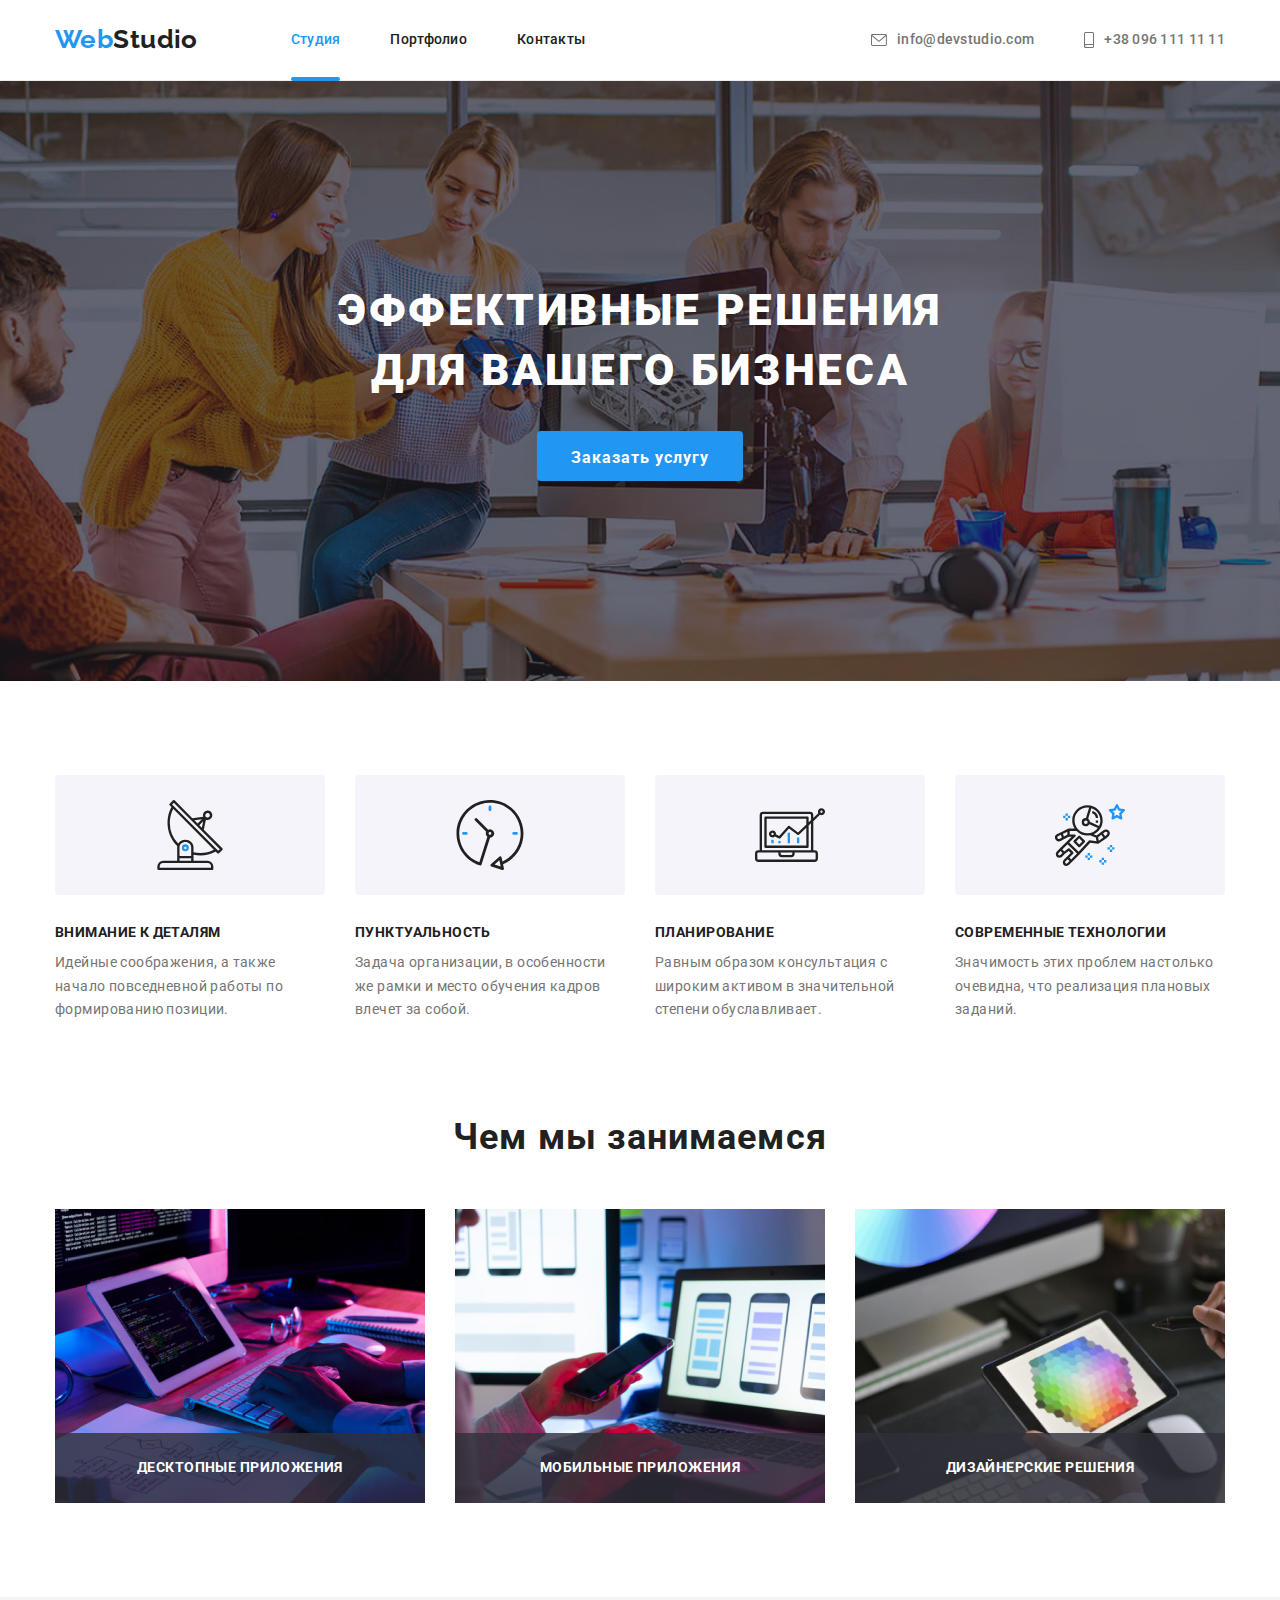
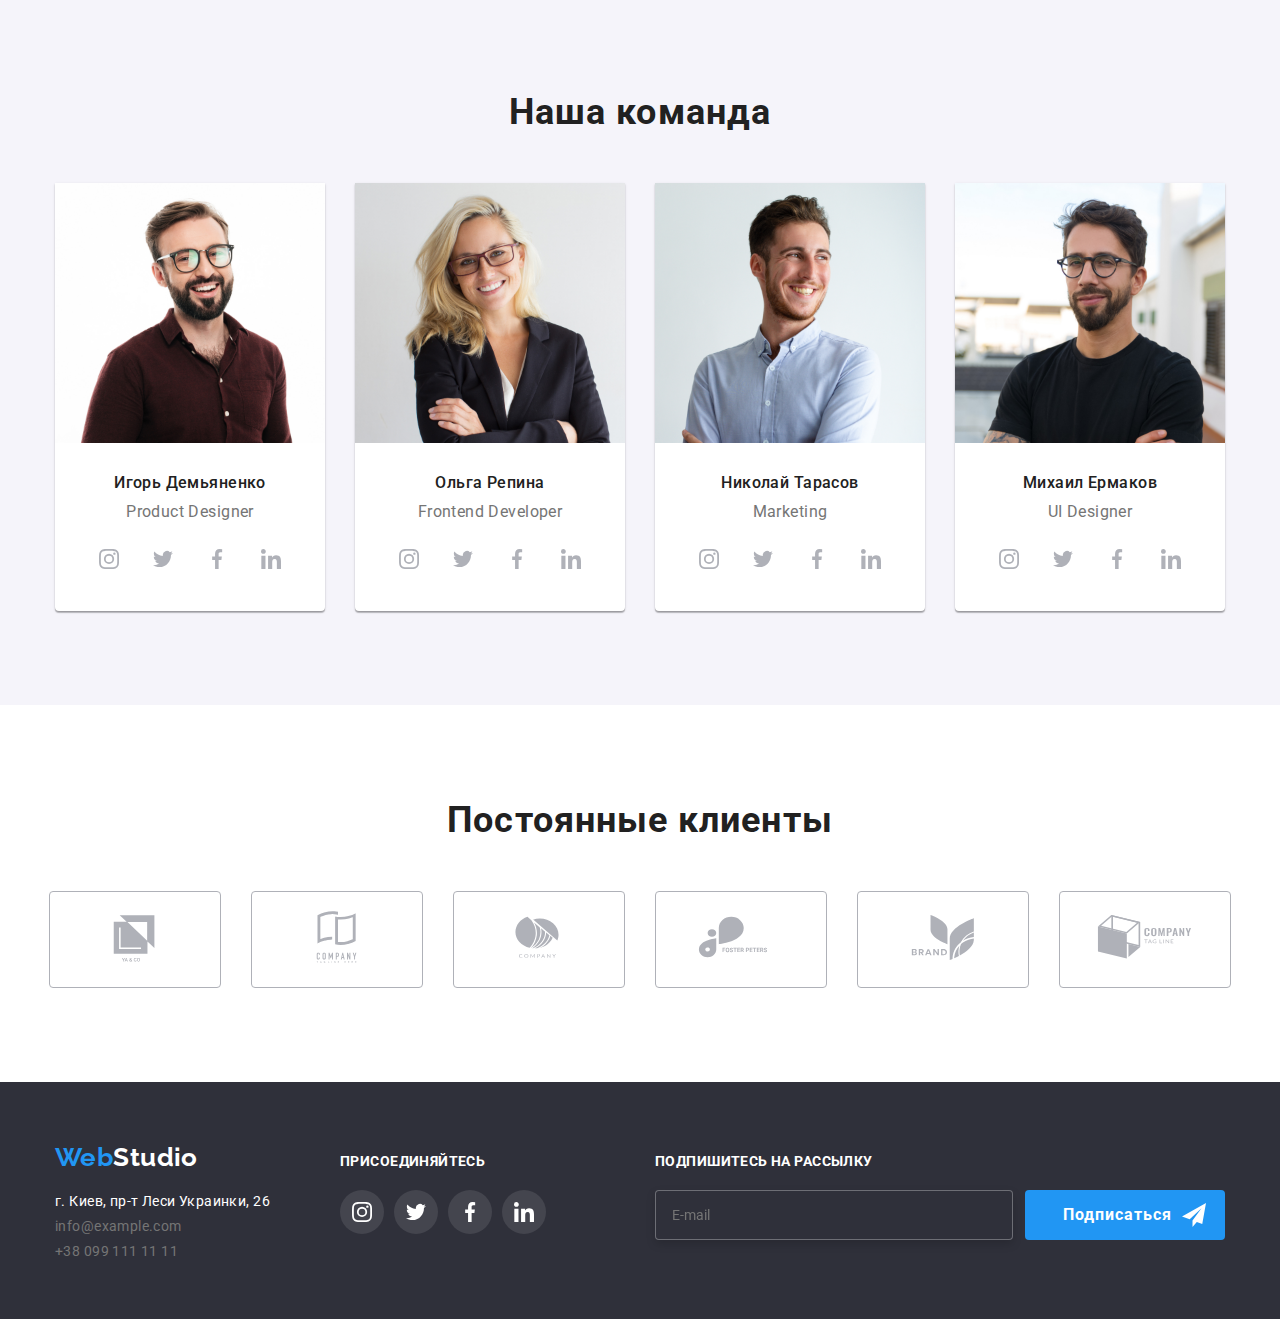
<file: index.html>
<!DOCTYPE html>
<html lang="ru">
  <head>
    <meta charset="UTF-8" />
    <meta http-equiv="X-UA-Compatible" content="IE=edge" />
    <meta name="viewport" content="width=device-width, initial-scale=1.0" />
    <title>WebStudio</title>
    <link href="https://fonts.googleapis.com/css2?family=Raleway:wght@700&family=Roboto:wght@400;500;700;900&display=swap" rel="stylesheet">
    <link rel="stylesheet" href="https://cdnjs.cloudflare.com/ajax/libs/modern-normalize/1.1.0/modern-normalize.min.css">
    <link rel="stylesheet" href="./css/styles.css"/>
  </head>
  <body>
   <header class="page-header">
    <div class="container main-nav">
      <nav class="nav">
        <a href="#" class="logo first">Web<span class="logo-black">Studio</span></a>
        <ul class="site-nav">
          <li class="item"><a href="#" class="link current">Студия</a></li>
          <li class="item"><a href="./portfolio.html">Портфолио</a></li>
          <li class="item"><a href="#">Контакты</a></li>
        </ul>
      </nav>
      <ul class="auth-nav">
        <li class="item"><a href="email:info@devstudio.com" class="auth-nav-mail">
          <svg class="item-icon" width="16" height="12">
            <use href="./img/icons.svg#icon-envelope" class="email"></use>
          </svg>
          info@devstudio.com</a>
        </li>
        <li class="item"><a href="tel:380961111111" class="auth-nav-mail">
          <svg class="item-icon" width="10" height="16">
            <use href="./img/icons.svg#icon-smartphone" class="email"></use>
          </svg>
          +38 096 111 11 11</a>
       </li>
      </ul>
    </div>
   </header>
   <main>
      <section class="hero">
       <div class="container">
         <h1 class="hero-title">Эффективные решения <br> для вашего бизнеса</h1>
         <button class="button-primary" type="button" data-modal-open>Заказать услугу</button>
       </div>
     </section>
      <section class="section firm">
        <div class="container">
          <h2 class="section-title name">Преимущества</h2>
          <ul class="features">
            <li class="title-list">
              <div class="icons">
                <svg class="icon-list">
                  <use href="./img/icons.svg#icon-antenna"  width="70" height="70"></use>
                </svg>
              </div>
              <h3 class="title">Внимание к деталям</h3>
              <p class="text">
                Идейные соображения, а также начало повседневной работы по
                формированию позиции.
              </p>
            </li>
            <li class="title-list">
              <div class="icons">
                <svg class="icon-list">
                  <use href="./img/icons.svg#icon-clock"  width="70" height="70"></use>
                </svg>
              </div>
              <h3 class="title">Пунктуальность</h3>
              <p class="text">
                Задача организации, в особенности же рамки и место обучения кадров
                влечет за собой.
              </p>
            </li>
            <li class="title-list">
              <div class="icons">
                  <svg class="icon-list">
                    <use href="./img/icons.svg#icon-diagram" width="70" height="70"></use>
                  </svg>
              </div>
              <h3 class="title">Планирование</h3>
              <p class="text">
                Равным образом консультация с широким активом в значительной степени
                обуславливает.
              </p>
            </li>
            <li class="title-list">
              <div class="icons">
                <svg class="icon-list" >
                  <use href="./img/icons.svg#icon-astronaut" width="70" height="70"></use>
                </svg>
              </div>
              <h3 class="title">Современные технологии</h3>
              <p class="text">
                Значимость этих проблем настолько очевидна, что реализация плановых
                заданий.
              </p>
            </li>
          </ul>
        </div>
      </section>
      <section class="section">
        <div class="container">
          <h2 class="section-title">Чем мы занимаемся</h2>
          <ul class="imag">
            <li class="work">
              <div class="work-thumb">
                <p class="title-thumb">Десктопные приложения</p>
                <img src="./img/layout.jpg" class="img-photo" width="370" height="294" alt="Верстка" />
              </div>
            </li>
            <li class="work">
              <div class="work-thumb">
                <p class="title-thumb">Мобильные приложения</p>
                <img src="./img/design.jpg" class="img-photo" width="370" height="294" alt="Дизайн" />
              </div>
            </li>
            <li class="work">
              <div class="work-thumb">
                <p class="title-thumb">Дизайнерские решения</p>
                <img src="./img/registration.jpg" class="img-photo" width="370" height="294" alt="Внешнее оформление" />
              </div>
              
            </li>
          </ul>
        </div>
      </section>
     <section class="section team">
       <div class="container">
         <h2 class="section-title">Наша команда</h2>
         <ul class="work-list">
           <li class="photo-team">
             <img src="./img/demyanenko.jpg" class="img-photo" width="270" height="260" alt="Игорь Демьяненко" />
             <div class="optional">
               <h3 class="title-photo">Игорь Демьяненко</h3>
               <p class="text-photo">Product Designer</p>
                <ul class="team-prof">
                  <li class="special-icon">
                    <a href="#" class="prof">
                      <svg class="prof-icon" width="20" height="20">
                        <use href="./img/icons.svg#icon-instagram"></use>
                      </svg>
                    </a>
                  </li>
                  <li class="special-icon">
                    <a href="#" class="prof">
                      <svg class="prof-icon" width="20" height="20">
                        <use href="./img/icons.svg#icon-twitter"></use>
                      </svg>
                    </a>
                  </li>
                  <li class="special-icon">
                    <a href="#" class="prof">
                      <svg class="prof-icon" width="20" height="20">
                        <use href="./img/icons.svg#icon-facebook"></use>
                      </svg>
                    </a>
                  </li>
                  <li class="special-icon">
                    <a href="#" class="prof">
                      <svg class="prof-icon" width="20" height="20">
                        <use href="./img/icons.svg#icon-linkedin"></use>
                      </svg>
                    </a>
                  </li>
                </ul>
             </div>
           </li>
           <li class="photo-team">
             <img src="./img/repina.jpg" class="img-photo" width="270" height="260" alt="Ольга Репина" />
             <div class="optional">
               <h3 class="title-photo">Ольга Репина</h3>
               <p class="text-photo">Frontend Developer</p>
                <ul class="team-prof">
                  <li class="special-icon">
                    <a href="#" class="prof">
                      <svg class="prof-icon" width="20" height="20">
                        <use href="./img/icons.svg#icon-instagram"></use>
                      </svg>
                    </a>
                  </li>
                  <li class="special-icon">
                    <a href="#" class="prof">
                      <svg class="prof-icon" width="20" height="20">
                        <use href="./img/icons.svg#icon-twitter"></use>
                      </svg>
                    </a>
                  </li>
                  <li class="special-icon">
                    <a href="#" class="prof">
                      <svg class="prof-icon" width="20" height="20">
                        <use href="./img/icons.svg#icon-facebook"></use>
                      </svg>
                    </a>
                  </li>
                  <li class="special-icon">
                    <a href="#" class="prof">
                      <svg class="prof-icon" width="20" height="20">
                        <use href="./img/icons.svg#icon-linkedin"></use>
                      </svg>
                    </a>
                  </li>
                </ul>
             </div>
           </li>
           <li class="photo-team">
              <img src="./img/tarasov.jpg" class="img-photo" width="270" height="260" alt="Николай Тарасов" />
              <div class="optional">
               <h3 class="title-photo">Николай Тарасов</h3>
               <p class="text-photo">Marketing</p>
                <ul class="team-prof">
                  <li class="special-icon">
                    <a href="#" class="prof">
                      <svg class="prof-icon" width="20" height="20">
                        <use href="./img/icons.svg#icon-instagram"></use>
                      </svg>
                    </a>
                  </li>
                  <li class="special-icon">
                    <a href="#" class="prof">
                      <svg class="prof-icon" width="20" height="20">
                        <use href="./img/icons.svg#icon-twitter"></use>
                      </svg>
                    </a>
                  </li>
                  <li class="special-icon">
                    <a href="#" class="prof">
                      <svg class="prof-icon" width="20" height="20">
                        <use href="./img/icons.svg#icon-facebook"></use>
                      </svg>
                    </a>
                  </li>
                  <li class="special-icon">
                    <a href="#" class="prof">
                      <svg class="prof-icon" width="20" height="20">
                        <use href="./img/icons.svg#icon-linkedin"></use>
                      </svg>
                    </a>
                  </li>
                </ul>
             </div>
           </li>
           <li class="photo-team">
             <img src="./img/ermakov.jpg" class="img-photo" width="270" height="260" alt="Михаил Ермаков" />
             <div class="optional">
               <h3 class="title-photo">Михаил Ермаков</h3>
               <p class="text-photo">UI Designer</p>
                <ul class="team-prof">
                  <li class="special-icon">
                    <a href="#" class="prof">
                      <svg class="prof-icon" width="20" height="20">
                        <use href="./img/icons.svg#icon-instagram"></use>
                      </svg>
                    </a>
                  </li>
                  <li class="special-icon">
                    <a href="#" class="prof">
                      <svg class="prof-icon" width="20" height="20">
                        <use href="./img/icons.svg#icon-twitter"></use>
                      </svg>
                    </a>
                  </li>
                  <li class="special-icon">
                    <a href="#" class="prof">
                      <svg class="prof-icon" width="20" height="20">
                        <use href="./img/icons.svg#icon-facebook"></use>
                      </svg>
                    </a>
                  </li>
                  <li class="special-icon">
                    <a href="#" class="prof">
                      <svg class="prof-icon" width="20" height="20">
                        <use href="./img/icons.svg#icon-linkedin"></use>
                      </svg>
                    </a>
                  </li>
                </ul>
             </div>
           </li>
         </ul>
       </div>
     </section>
     <section class="section">
       <div class="container">
        <h2 class="section-title">Постоянные клиенты</h2>
        <ul class="client-set">
          <li class="client">
            <a href="#" class="client-item" >
              <svg class="client-icon" width="106" height="60">
                <use href="./img/icons.svg#icon-Logo"></use>
              </svg>
            </a>
          </li>
          <li class="client">
           <a href="#" class="client-item">
              <svg class="client-icon"  width="106" height="60">
                <use href="./img/icons.svg#icon-window" class="client-book"></use>
              </svg>
           </a>
          </li>
          <li class="client">
            <a href="#" class="client-item">
              <svg class="client-icon" width="106" height="60" >
                <use href="./img/icons.svg#icon-Logo-1"></use>
              </svg>
            </a>
          </li>
          <li class="client">
            <a href="#" class="client-item">
              <svg class="client-icon" width="106" height="60">
                <use href="./img/icons.svg#icon-foster"></use>
              </svg>
            </a>
          </li>
          <li class="client">
            <a href="#" class="client-item">
              <svg class="client-icon" width="106" height="60">
                <use href="./img/icons.svg#icon-brand"></use>
              </svg>
            </a>
          </li>
          <li class="client">
           <a href="#" class="client-item" >
              <svg class="client-icon" width="106" height="60">
                <use href="./img/icons.svg#icon-company3"></use>
              </svg>
           </a>
          </li>
        </ul>

       </div>
     </section>
   </main>
   <footer class="footer">
     <div class="container web">
       <div>
          <a href="#" class="logo second">Web<span class="logo-white">Studio</span></a>
          <address>
            <ul class="adress-taem">
              <li class="adress">
                <a href="https://bit.ly/3pXMvUd" target="_blank" rel="noopener noreferrer" class="logo-address">г. Киев, пр-т Леси
                  Украинки, 26</a>
              </li>
              <li class="adress-mail"><a href="info@example.com" class="logo-address-mail">info@example.com</a></li>
              <li class="adress-mail"><a href="tel:380991111111" class="logo-address-mail">+38 099 111 11 11</a></li>
            </ul>
          </address>
       </div>
        <div class="social-web">
          <p class="title white">присоединяйтесь</p>
          <ul class="social">
            <li class=insta><a href="#" class="twit">
              <svg  class="insta-item"  width="20px" height="20px">
                <use href="./img/icons.svg#icon-instagram"></use>
              </svg>
             </a>
           </li>
            <li class=insta><a href="#" class="twit">
              <svg  class="insta-item" width="20px" height="20px">
                <use href="./img/icons.svg#icon-twitter"></use>
              </svg>
             </a>
           </li>
            <li  class=insta><a href="#" class="twit">
              <svg  class="insta-item" width="20px" height="20px">
                <use href="./img/icons.svg#icon-facebook"></use>
              </svg>
             </a>
           </li>
            <li class=insta><a href="#" class="twit">
              <svg  class="insta-item" width="20px" height="20px">
                <use href="./img/icons.svg#icon-linkedin"></use>
              </svg>

             </a>
           </li>
          </ul>
        </div>
        <form class="footer-form" name="subscription-form" action="#" autocomplete="off">
          <label class="subscription-label" for="subscription">Подпишитесь на рассылку</label>
          <div class="subscribe">
            <input class="subscription-input" id="subscription" type="email" name="subscription" placeholder="E-mail">
            <button class="button-primary subscription-button" type="submit">Подписаться
              <svg class="subscription-icon" width="24" height="24">
                <use href="./img/icons.svg#icon-send"></use>
              </svg>
            </button>
          </div>
        </form>
     </div>
   </footer>
  <div class="backdrop is-hidden" data-modal>
    <div class="modal">
      <button class="close-icon" data-modal-close>
        <svg class="close">
          <use href="./img/icons.svg#icon-close"></use>
        </svg>
      </button>
     <div class="modal-form">
       
       <form class="form" name="order-form">
        <p class="form-title">Оставьте свои данные, мы Вам перезвоним</p>
           <label class="form-label" for="name">Имя</label>
            <div class="form-field">
              <input class="form-input" type="text" name="name" id="name">
              <svg class="form-svg" width="18" height="18">
                <use href="./img/icons.svg#icon-person"></use>
              </svg>
            </div>
            <label class="form-label" for="tel">Телефон</label>
            <div class="form-field">
              <input class="form-input" type="tel" name="tel" id="tel">
              <svg class="form-svg" width="18" height="18">
                <use href="./img/icons.svg#icon-phone"></use>
              </svg>
            </div>
            <label class="form-label" for="email">Почта</label>
            <div class="form-field">
              <input class="form-input" type="email" name="email" id="email">
              <svg class="form-svg" width="18" height="18">
                <use href="./img/icons.svg#icon-email-black-18dp-1-1-1"></use>
              </svg>
            </div>
         
         <div class="form-field">
           <label class="form-label" for="content-comment">Коментарий</label>
           <textarea class="content-comment" name="comment" id="content-comment" placeholder="Введите текст"></textarea>
         </div>
         <div class="form-rights">
           <label class="form-checkbox" for="form-rights">
            <input class="checkbox" type="checkbox" name="checkbox" id="form-rights">
            <span class="checkbox-icon"></span>
            Соглашаюсь с рассылкой и принимаю
            <a class="modal-link" href="#">Условия договора</a>
           </label>
           <button class="button-primary send-button" type="submit">Отправить</button>
         </div>
        </form>
     </div>
    </div>    
  </div>
  <script src="./js/modal.js"></script>
</body>
</html>
</file>
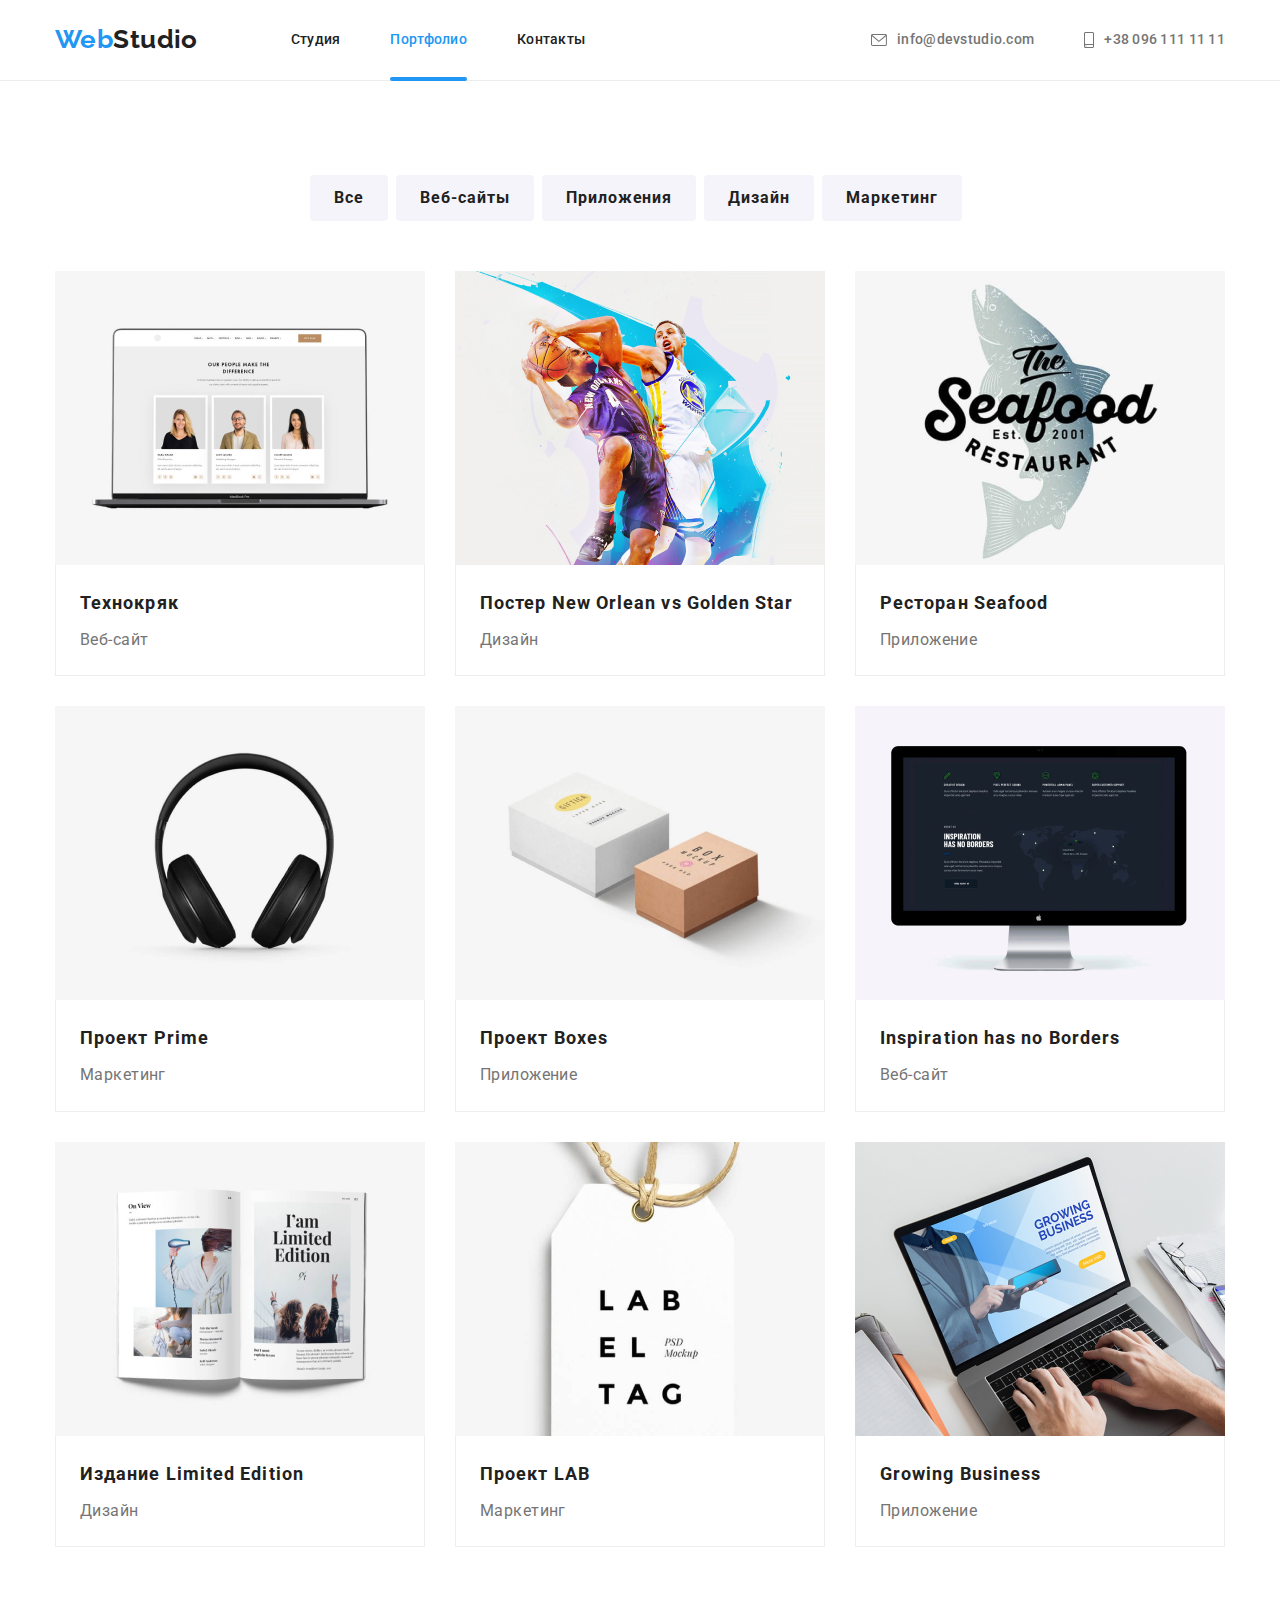
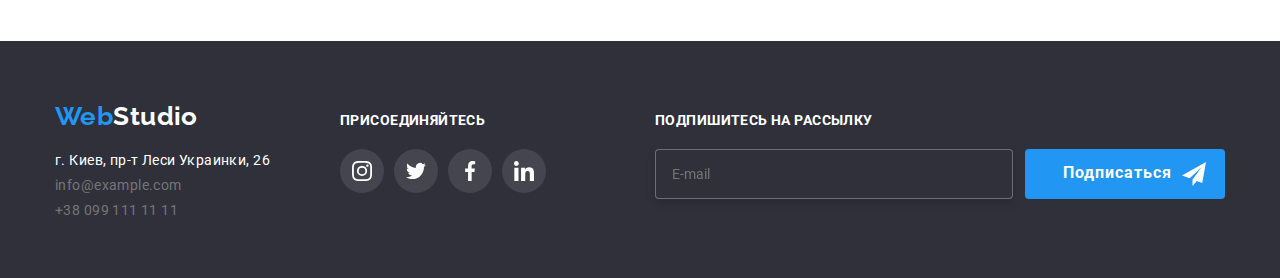
<file: portfolio.html>
<!DOCTYPE html>
<html lang="ru">
  <head>
    <meta charset="UTF-8" />
    <meta http-equiv="X-UA-Compatible" content="IE=edge" />
    <meta name="viewport" content="width=device-width, initial-scale=1.0" />
    <title>WebStudio</title>
    <link href="https://fonts.googleapis.com/css2?family=Raleway:wght@700&family=Roboto:wght@400;500;700;900&display=swap" rel="stylesheet">
    <link rel="stylesheet" href="https://cdnjs.cloudflare.com/ajax/libs/modern-normalize/1.1.0/modern-normalize.min.css">
    <link rel="stylesheet" href="./css/styles.css" />
  </head>
  <body>
   <header class="page-header">
    <div class="container main-nav">
      <nav class="nav">
        <a href="#" class="logo first">Web<span class="logo-black">Studio</span></a>
        <ul class="site-nav">
          <li class="item"><a href="./index.html">Студия</a></li>
          <li class="item"><a href="#" class="link current">Портфолио</a></li>
          <li class="item"><a href="#">Контакты</a></li>
        </ul>
      </nav>
      <ul class="auth-nav">
        <li class="item"><a href="email:info@devstdio.com" class="auth-nav-mail">
          <svg class="item-icon" width="16px" height="12px">
            <use href="./img/icons.svg#icon-envelope" class="email"></use>
          </svg>
          info@devstudio.com</a>
        </li>
        <li class="item"><a href="tel:380961111111" class="auth-nav-mail">
          <svg class="item-icon" width="10px" height="16px">
            <use href="./img/icons.svg#icon-smartphone" class="email"></use>
          </svg>
         +38 096 111 11 11</a>
       </li>
      </ul>
    </div>
   </header>
   <main>
     <section class="section">
       <div class="container">
          <h1 class="title-project name">Проекты</h1>
          <ul class="button">
           <li><button class="button secondery" type="button">Все</button></li>
           <li><button class="button secondery" type="button">Веб-сайты</button></li>
           <li><button class="button secondery" type="button">Приложения</button></li>
           <li><button class="button secondery" type="button">Дизайн</button></li>
           <li><button class="button secondery" type="button">Маркетинг</button></li>
          </ul>
          <ul class="projects">
           <li class="photo-class">
              <a href="#" class="photo">
                <div class="photo-anime">
                  <img src="./img/технокряк.jpg" class="project-photo" width="370" height="295" alt="технокряк" />
                  <p class="text-project">
                    Ресурс предлагает комплексные предложения с разным уровнем функционала и сервисов. Все это позволит посетителю
                    получить исчерпывающие сведения о компании или частном лице.
                  </p>
                </div>
                <div class="text-optional">
                  <h2 class="projects-title">Технокряк</h2>
                  <p class="projects-text">Веб-сайт</p>
                </div>
              </a>
            </li>
            <li class="photo-class">
              <a href="#" class="photo">
               <div class="photo-anime">
                  <img src="./img/постер.jpg" class="project-photo" width="370" height="295" alt="постер" />
                  <p class="text-project">
                    Ресурс предлагает комплексные предложения с разным уровнем функционала и сервисов. Все это позволит посетителю получить исчерпывающие сведения о компании или частном лице.
                  </p>
               </div>
                <div class="text-optional">
                  <h2 class="projects-title">Постер New Orlean vs Golden Star</h2>
                  <p class="projects-text">Дизайн</p>
                </div>
              </a>
            </li>
            <li class="photo-class">
              <a href="#" class="photo">
                <div class="photo-anime">
                  <img src="./img/seafood.jpg" class="project-photo" width="370" height="295" alt="Ресторан Seafood" />
                  <p class="text-project">
                    Ресурс предлагает комплексные предложения с разным уровнем функционала и сервисов. Все это позволит посетителю
                    получить исчерпывающие сведения о компании или частном лице.
                  </p>
                </div>
                <div class="text-optional">
                  <h2 class="projects-title">Ресторан Seafood</h2>
                  <p class="projects-text">Приложение</p>
                </div>
              </a>
            </li>
            <li class="photo-class">
              <a href="#" class="photo">
                <div class="photo-anime">
                  <img src="./img/prime.jpg" class="project-photo" width="370" height="295" alt="Проект Prime" />
                  <p class="text-project">
                    Ресурс предлагает комплексные предложения с разным уровнем функционала и сервисов. Все это позволит посетителю
                    получить исчерпывающие сведения о компании или частном лице.
                  </p>
                </div>
                <div class="text-optional">
                  <h2 class="projects-title">Проект Prime</h2>
                  <p class="projects-text">Маркетинг</p>
                </div>
              </a>
            </li>
            <li class="photo-class">
              <a href="#" class="photo">
                <div class="photo-anime">
                 <img src="./img/boxes.jpg" class="project-photo" width="370" height="295" alt="Проект Boxes">
                 <p class="text-project">
                  Ресурс предлагает комплексные предложения с разным уровнем функционала и сервисов. Все это позволит посетителю
                  получить исчерпывающие сведения о компании или частном лице.
                 </p>
                </div>
                <div class="text-optional">
                  <h2 class="projects-title">Проект Boxes</h2>
                  <p class="projects-text">Приложение</p>
                </div>
              </a>
            </li>
            <li class="photo-class">
              <a href="#" class="photo">
                <div class="photo-anime">
                  <img src="./img/inspiration.jpg" class="project-photo" width="370" height="295" alt="Inspiration has no Borders" />
                 <p class="text-project">
                   Ресурс предлагает комплексные предложения с разным уровнем функционала и сервисов. Все это позволит посетителю
                   получить исчерпывающие сведения о компании или частном лице.
                 </p>
                </div>
                <div class="text-optional">
                  <h2 class="projects-title">Inspiration has no Borders</h2>
                  <p class="projects-text">Веб-сайт</p>
                </div>
              </a>
            </li>
            <li class="photo-class">
              <a href="#" class="photo">
                <div class="photo-anime">
                  <img src="./img/издание.jpg" class="project-photo" width="370" height="295" alt="Издание Limited Edition" />
                  <p class="text-project">
                    Ресурс предлагает комплексные предложения с разным уровнем функционала и сервисов. Все это позволит посетителю
                    получить исчерпывающие сведения о компании или частном лице.
                  </p>
                </div>
                <div class="text-optional">
                  <h2 class="projects-title">Издание Limited Edition</h2>
                  <p class="projects-text">Дизайн</p>
                </div>
              </a>
            </li>
            <li class="photo-class">
              <a href="#" class="photo">
                <div class="photo-anime">
                  <img src="./img/lab.jpg" class="project-photo" width="370" height="295" alt="Проект LAB" />
                  <p class="text-project">
                    Ресурс предлагает комплексные предложения с разным уровнем функционала и сервисов. Все это позволит посетителю
                    получить исчерпывающие сведения о компании или частном лице.
                  </p>
                </div>
                <div class="text-optional">
                  <h2 class="projects-title">Проект LAB</h2>
                  <p class="projects-text">Маркетинг</p>
                </div>
              </a>
            </li>
            <li class="photo-class">
              <a href="#" class="photo">
                <div class="photo-anime">
                  <img src="./img/business.jpg" class="project-photo" width="370" height="295" alt="Growing Business" />
                  <p class="text-project">
                    Ресурс предлагает комплексные предложения с разным уровнем функционала и сервисов. Все это позволит посетителю
                    получить исчерпывающие сведения о компании или частном лице.
                  </p>
                </div>
                <div class="text-optional">
                  <h2 class="projects-title">Growing Business</h2>
                  <p class="projects-text">Приложение</p>
                </div>
              </a>
            </li>
          </ul>
       </div>
      </section>
   </main>
   <footer class="footer">
     <div class="container web">
       <div>
          <a href="#" class="logo second">Web<span class="logo-white">Studio</span></a>
          <address>
            <ul>
              <li class="adress">
                <a href="https://bit.ly/3pXMvUd" target="_blank" rel="noopener noreferrer" class="logo-address">г. Киев, пр-т Леси
                  Украинки, 26</a>
              </li>
              <li class="adress-mail"><a href="info@example.com" class="logo-address-mail">info@example.com</a></li>
              <li class="adress-mail"><a href="tel:380991111111" class="logo-address-mail">+38 099 111 11 11</a></li>
            </ul>
          </address>
       </div>
        <div class="social-web">
          <h3 class="title white">присоединяйтесь</h3>
          <ul class="social">
            <li class=insta><a href="#" class="twit">
                <svg class="insta-item" width="20px" height="20px">
                  <use href="./img/icons.svg#icon-instagram"></use>
                </svg>
              </a>
            </li>
            <li class=insta><a href="#" class="twit">
                <svg class="insta-item" width="20px" height="20px">
                  <use href="./img/icons.svg#icon-twitter"></use>
                </svg>
              </a>
            </li>
            <li class=insta><a href="#" class="twit">
                <svg class="insta-item" width="20px" height="20px">
                  <use href="./img/icons.svg#icon-facebook"></use>
                </svg>
              </a>
            </li>
            <li class=insta><a href="#" class="twit">
                <svg class="insta-item" width="20px" height="20px">
                  <use href="./img/icons.svg#icon-linkedin"></use>
                </svg>
          
              </a>
            </li>
          </ul>
       </div>
       <form class="footer-form" name="subscription-form" action="#" autocomplete="off">
          <label class="subscription-label" for="subscription">Подпишитесь на рассылку</label>
          <div class="subscribe">
            <input class="subscription-input" id="subscription" type="email" name="subscription" placeholder="E-mail">
            <button class="button-primary subscription-button" type="submit">Подписаться
              <svg class="subscription-icon" width="24" height="24">
                <use href="./img/icons.svg#icon-send"></use>
              </svg>
            </button>
          </div>
        </form>
     </div>
   </footer>
</body>
  </html>
</file>
<file: css/styles.css>
:root {
    --primary-text-color: #757575;
    --title-text-color: #212121;
    --accent-color: #2196F3;
    --primary-white-color: #FFFFFF;
   --background-color: #2F303A;
   --background-color-alternativ: #F5F4FA;
   --accent-text-color: #188ce8;
   --line-color: #ECECEC;
   --line-color-second: #EEEEEE;
   --border-line: #AFB1B8;
   --cubik: cubic-bezier(0.4, 0, 0.2, 1);
}


body {
background-color: var(--primary-white-color);
color: var(--title-text-color);

font-family: Roboto, sans-serif;
font-size: 14px;
letter-spacing: 0.03em;
}
.container {
    max-width: 1600px;
    margin: 0 auto;
    width: 1200px;
    padding-left: 15px;
    padding-right: 15px;
}
*,
*::before,
*::after{
box-sizing: border-box;}

 h1,h2,h3,h4,h5,h6,p {
margin: 0;
 }
.imag {
    display: block;
    display: flex;
    margin-top: 0;
    margin-bottom: 0;
}
ul {
    list-style: none;
    margin: 0;
    padding-left: 0;
}
/* Main-nav */
.page-header {
   border-bottom: 1px var(--line-color) solid;
}
.main-nav {
    display: flex;
    align-items: center;
    
}
.nav {
    display: flex;
}
/* Logo */
.logo {
    display: block;
    color: var(--accent-color);
    font-family: Raleway, sans-serif;
    font-weight: 700;
    font-size: 26px;
    line-height: 1.19;
    text-decoration: none;
}
.first {
   padding-top: 24px;
   padding-bottom: 25px;
   
}

.logo-black {
    color: var(--title-text-color)
}
.logo-white {
    color: var(--primery-white-color)
}


/* auth-nav */
.auth-nav {
    display: block;
    display: flex;
    margin-left: auto;
    color: var(--primary-text-color);
    font-weight: 500;
    line-height: 1.14;
    text-decoration: none;
    letter-spacing: 0.02em;
}

.auth-nav .item + .item{
    margin-left: 50px;
    }
.auth-nav:hover,
.auth-nav:focus {
    color: var(--accent-color);
    fill: var(--accent-color);
}

.auth-nav-mail {
    display: flex;
    padding-top: 32px;
    padding-bottom: 32px;
    color: var(--primary-text-color);
    align-items: center;
    text-decoration: none;  
    fill: var(--primary-text-color);
    transition: color 250ms var(--cubik), fill 250ms var(--cubik);
}
   
.auth-nav-mail:hover,
.auth-nav-mail:focus{
    color: var(--accent-color);
    fill: var(--accent-color);
}

.item-icon {
   margin-right: 10px;
 
}

.site-nav {
   display: flex;
   margin-left: 93px;
}
.site-nav .item {
    margin-right: 50px;
}
.site-nav .item:last-child {
margin-right: 0;
}
.site-nav a {
    display: block;
    padding-top: 32px;
    padding-bottom: 32px;

    color: var(--title-text-color);
    font-weight: 500;
    font-size: 14px;
    line-height: 1.14;
    letter-spacing: 0.02em;
    text-decoration: none;
    font-style: normal;
}
.site-nav .link {
   
    margin-top: 0;
    margin-bottom: 0;

    color: var(--accent-color);
    text-decoration: none;
    font-style: normal;
}

.site-nav .link.current {
    display: block;
    padding-top: 32px;
    padding-bottom: 32px;

    color: var(--accent-color);
    
}
.item {
    position: relative;
}

.current::after {
 content: "";
 display: block;
 width: 100%;
 height: 4px;
 left: 0;
 bottom: -1px;
 border-radius: 2px;
 background-color: var(--accent-color);
 position: absolute;
}

/* Hero */
.hero {
    padding-top: 200px;
    padding-bottom: 200px;
    background-color: var(--background-color);
    text-align: center;

    background-image: linear-gradient(to top, rgba(47, 48, 58, 0.4), rgba(47, 48, 58, 0.4)),
    url(../img/герой.jpg);
    background-repeat: no-repeat;
    background-position: center;
   }
.hero-title {
    margin-top: 0;
    margin-bottom: 30px;
    
    color: var(--primary-white-color);
    font-weight: 900;
    font-size: 44px;
    line-height: 1.36;
    text-align: center;
    letter-spacing: 0.06em;
    text-transform: uppercase;
}
.name{
    display: none;
}
/* Section */
.section {
   padding-top: 94px;
   padding-bottom: 94px;
}
.firm {
    padding-bottom: 0;
}
.section-title {
    margin-top: 0;
    margin-bottom: 50px;

    color: var(--title-text-color);
    font-weight: 700;
    font-size: 36px;
    line-height: 1.17;
    text-align: center;
    letter-spacing: 0.03em;
    }
.team {
    background-color: var(--background-color-alternativ);
}
.imag .work {
    margin-right: 30px;
}
.imag .work:last-child{
    margin-right:0;
}
.work-thumb {
position: relative;

}


.title-thumb {
    
    width: 370px;
    height: 70px;
    display: flex;
    align-items: center;
    justify-content: center;

    font-weight: 700;
    font-size: 14px;
    line-height: 1.14;
    text-transform: uppercase;
    color: var(--primary-white-color);
    background-color:rgba(47, 48, 58, 0.8); ;
   
    position: absolute;
    left: 0;
    bottom: 0;
}
/* Features */
.features {
    display: flex;
    margin-top: 0;
    margin-bottom: 0;
    
}
.title-list {
    margin-right: 30px;
    
  
}   
.icons {
    display: flex;
    align-items: center;
    justify-content: center;
    width: 270px;
    height: 120px;
    
    border-radius: 4px;
    margin-bottom: 30px;
    background-color: var(--background-color-alternativ);
}
.icon-list {
    width: 70px;
    height: 70px;
    
}

.title {  
    margin-bottom: 10px;
    color: var(--title-text-color);
    font-weight: 700;
    font-size: 14px;
    line-height: 1.14;
    text-transform: uppercase;
}
.white {
color: var(--primary-white-color);
margin-bottom: 20px;
}
.photo-team {
    margin-top: 0;
    margin-bottom: 0;

    background-color: var(--primary-white-color);
    box-shadow: 0px 1px 3px rgba(0, 0, 0, 0.12),
    0px 1px 1px rgba(0, 0, 0, 0.14),
    0px 2px 1px rgba(0, 0, 0, 0.2);
    border-radius: 0px 0px 4px 4px;
      
}.work-list .photo-team:last-child{
    margin-right: 0;
}
img {
    display: block;
    max-width: 100%;
    height: auto;  
}
.optional {
    padding-top: 30px;
    padding-bottom: 30px;  
}
.text-optional {
    padding: 20px 24px;
    border-right: 1px var(--line-color-second) solid;
    border-bottom: 1px var(--line-color-second) solid;
    border-left: 1px var(--line-color-second) solid;
    background-color: var(--primary-white-color);
    }
.title-photo {
    margin-top: 0;
    margin-bottom: 10px;
    font-weight: 500;
    font-size: 16px;
    line-height: 1.2;
    text-align: center;
}


.features .title-list:last-child{
    margin-right: 0;
} 
.text {
    color: var(--primary-text-color);
    line-height: 1.71;
}
.text-photo {
    margin-top: 0;
    margin-bottom: 0;
  
    color: var(--primary-text-color);
    font-size: 16px;
    line-height: 1.2;
    text-align: center;
}
/* Examples */
.work-list .title {
     color: var(--title-text-color);
}
.work-list {
    display: flex;
    margin-top: 0;
    margin-bottom: 0;
}
.work-list .photo-team {
    margin-right: 30px;
}
/* Проекты */
.projects {
    display: flex;
    flex-wrap: wrap;
       
}
.photo {
    display: block;
    text-decoration: none;
    overflow: hidden;
   
}
.photo:hover,
.photo:focus {
    box-shadow: 0px 1px 1px rgba(0, 0, 0, 0.12),
    0px 4px 4px rgba(0, 0, 0, 0.06),
    1px 4px 6px rgba(0, 0, 0, 0.16);
}
.photo:hover .text-project{
    transform: translateY(0);
}
.photo-class {
    width: 370px;
    margin-right: 30px;
    margin-bottom: 30px;
    
    }

.photo-class:nth-child(3n) {
    margin-right: 0;
}

.photo-class:nth-last-child(-n+3) {
    margin-bottom: 0;
}
.photo-class:hover .text-project {
opacity: 1;
}

.photo-anime {
 position: relative;
 overflow: hidden;
 
}
.project-photo {
    display: block;
}

.text-project {
    display: block;
    padding: 63px 24px;
    text-align: left;
    top: 0;
    left: 0;
    width: 100%;
    height: 100%;
    color: var(--primary-white-color);
    background-color: rgba(33, 150, 243, 0.9);
    font-size: 18px;
    line-height: 1.6;
    position: absolute;
   transform: translateY(101%);

    
   transition: transform 250ms var(--cubik);
    
}

.title-project {
    color: var(--title-text-color);
}
.projects-title {
    margin-bottom: 4px;
    color: var(--title-text-color);
    font-weight: 700;
    font-size: 18px;
    line-height: 2;
    text-decoration: none;
    letter-spacing: 0.06em;
}
.projects-text {
    margin-top: 0;
    margin-bottom: 0;
    color: var(--primary-text-color);
    font-weight: 400;
    font-size: 16px;
    line-height: 1.88;
    }

  
/* button */
.button {
    display: flex;
    justify-content: center;
    margin-bottom: 50px;
    
    font-weight: 700;
    font-size: 16px;
    line-height: 1.9;
    border-radius: 4px;
    letter-spacing: 0.06em;
    border-color: transparent;

    transition: background-color 250ms var(--cubik), color 250ms var(--cubik);
}

.button-primary {
    display: inline-block;
    padding: 10px 32px;
    min-width: 200px;
    height: 50px;
    color: var(--primary-white-color);
    background-color: var(--accent-color);
    font-weight: 700;
    font-size: 16px;
    line-height: 1.9;
    border-radius: 4px;
    letter-spacing: 0.06em;
    border-color: transparent;

       
}
.button.primary:focus,
.button.primary:hover {
  color: var(--primary-white-color);
    background-color: var(--accent-text-color);
}

.button.secondery {
    margin-bottom: 0;
    margin-right: 8px;
    padding: 6px 22px;
    color: var(--title-text-color);
    background-color: var(--background-color-alternativ);

    
    }
.button.secondery:focus,
.button.secondery:hover {
color: var(--primary-white-color);
background-color: var(--accent-color);
box-shadow: 0px 3px 1px rgba(0, 0, 0, 0.1),
0px 1px 2px rgba(0, 0, 0, 0.08),
0px 2px 2px rgba(0, 0, 0, 0.12);
}
/* prof */
.prof {
    display: flex;
    padding: 12px;
    width: 44px;
    height: 44px;
    color: var(--primary-white-color);
    fill: var(--border-line);
    justify-content: center;
    align-items: center;
    border-radius: 50%;
    transition: background-color 250ms var(--cubik), fill 250ms var(--cubik) ;
    
}
.prof:hover,
.prof:focus{
    background-color: var(--accent-color);
    fill: var(--primary-white-color)
}
.team-prof {
    display: flex;
    margin-top: 16px;
    justify-content: center;
}

.special-icon:not(:last-child) {
    margin-right: 10px;
}

/* Client */
.client-set{
    display: flex;
    justify-content: center;
   }
.client {
    margin-right: 30px;
}
.client-icon {
    width: 106px;
    height: 60px;
   
}


.client-item {
   
    display: block;
    object-position: center;
    padding: 16px 32px;
    box-sizing: border-box;
    border: 1px solid var(--border-line);
    border-radius: 4px;
    fill: var(--border-line);

   transition: border 250ms var(--cubik), fill 250ms var(--cubik) ;
   
}
.client-item:hover,
.client-item:focus {
    border: 1px solid var(--accent-color);
    fill: var(--accent-color);

}

.client:last-child {
    margin-right: 0;
}

.footer {
    padding-top: 60px;
    padding-bottom: 60px;
    background-color: var(--background-color);
        
}
.web {
    display: flex;
    align-items: baseline;
}
.social-web {
    margin-left: 70px;
}
.adress {
   margin-top: 20px;
  }

.adress-mail {
   margin-top: 9px;
}

.logo-white {
    color: var(--primary-white-color);
}
.logo-address {
    color: var(--primary-white-color);
    text-decoration: none;
    font-style: normal;
}
.logo-address:hover,
.logo-address:focus{
color: var(--accent-color);
}
.logo-address-mail {
    color: var(--primary-text-color);
    text-decoration: none;
    font-style: normal;
}
.logo-address-mail:hover,
.logo-address-mail:focus {
    color: var(--accent-color);
}
.social {
    display: flex;
    }

.insta {
    margin-right: 10px;
}
.twit {
    display: flex;
    width: 44px;
    height: 44px;
    background: rgba(255, 255, 255, 0.1);
    border-radius: 50%;
    align-items: center;
    justify-content: center;
    fill: var(--primary-white-color);

    transition: background-color 250ms var(--cubik);

}

.twit:hover{
    background-color: var(--accent-color);
   
}
/* footer form */
.footer-form {
    display: flex;
    flex-direction: column;
    margin-left: auto;
}
.subscription-label{
    margin-bottom: 20px;
    font-weight: 700;
    font-size: 14px;
    line-height: 1.14;
    letter-spacing: 0.03em;
    text-transform: uppercase;
    color: var(--primary-white-color);
}
.subscribe {
    display: flex;
    align-items: center;
    justify-content: center;
}
.subscription-input {
    padding: 15px 16px;
    margin-right: 12px;
    width: 358px;
    height: 50px;
    border: 1px solid rgba(255, 255, 255, 0.3);
    filter: drop-shadow(0px 4px 4px rgba(0, 0, 0, 0.15));
    border-radius: 4px;
    background-color: var(--background-color)
}
.subscription-button {
    display: flex;
    align-items: center;
    justify-content: center;
    padding: 10px 10px 10px 29px;
    margin-bottom: 0;
    background-color: var(--accent-color);
        
}
.subscription-icon {
    margin-left: 10px;
    width: 24px;
    height: 24px;
    fill: var(--main-background-color)
}
/* Modal */
.backdrop {
    position: fixed;
    top: 0;
    left: 0;
    width: 100%;
    height: 100%;
    background: rgba(0, 0, 0, 0.2);
    opacity: 1;
    transition: opacity 250ms var(--cubik);
}
.backdrop.is-hidden {
    opacity: 0;
    pointer-events: none;
    
}
.backdrop.is-hidden .modal {
    transform: translate(-50%, -50%) scale(1.1);
}
.modal {
    position: absolute;
    top: 50%;
    left: 50%;
       
    width: 528px;
    height: 581px;
   
    background-color: white;
    transform: translate(-50%, -50%) scale(1);
    transition: transform 250ms var(--cubik);

    box-shadow: 0px 1px 3px rgba(0, 0, 0, 0.12),
    0px 1px 1px rgba(0, 0, 0, 0.14),
    0px 2px 1px rgba(0, 0, 0, 0.2);
    border-radius: 4px;
}
.close-icon {
    position: absolute;
    top: 8px;
    right: 8px;

    display: flex;
    justify-content: center;
    align-items: center;
    width: 30px;
    height: 30px;
    
    border: 1px solid rgba(0, 0, 0, 0.1);
    border-radius: 50%;
    fill: var(--title-text-color);
    background-color:var(--primary-white-color);
}
.close-icon:hover,
.close-icon:focus{
    fill: var(--accent-color);
}
textarea{
    resize: none;
}
.modal-form {
    padding: 40px;
}

.form-title {
    margin-bottom: 12px;

    font-weight: 700;
    font-size: 20px;
    line-height: 1.15;
    text-align: center;
    letter-spacing: 0.03em;

    color: var(--title-text-color);
}
.form-field {
   position: relative;
   margin-bottom: 10px;
}

.form-label {
    display: block;
    margin-bottom: 4px;
    
    font-size: 12px;
    line-height: 1.16;
    letter-spacing: 0.01em;

    color: var(--primary-text-color);
}

.form-input {
    padding-left: 42px;
    width: 100%;
    height: 40px;
    
    border: 1px solid rgba(33, 33, 33, 0.2);
    border-radius: 4px;
    color: var(--text-color);
    cursor: pointer;

    transition:border 250ms cubic-bezier(0.4, 0, 0.2, 1),
    outline 250ms cubic-bezier(0.4, 0, 0.2, 1);
}
.form-input:hover,
.form-input:focus {
    border: 1px solid var(--accent-color);
    outline: 1px solid var(--accent-color);
}
.form-svg {
    position: absolute;
    top: 11px;
    left: 12px;
    
    fill:currentColor;

    transition:fill 250ms cubic-bezier(0.4, 0, 0.2, 1);
}
.form-input:hover + .form-svg,
.form-input:focus + .form-svg {
    fill: var(--accent-color);
}
.content-comment {
    display: block;
    width: 100%;
    height: 120px;
    
    padding: 12px 16px;
    resize: none;
    border: 1px solid rgba(33, 33, 33, 0.2);
    border-radius: 4px;
    cursor: pointer;
}
.content-comment:hover,
.content-comment:focus {
    border: 1px solid var(--accent-color);
    outline: 1px solid var(--accent-color);
}
.form-rights {
   margin-top: 20px;
}
.form-checkbox {
    display: flex;
    justify-content: center;
    align-items: center;
    margin-bottom: 4px;
    
    font-size: 14px;
    line-height: 1.71;
    letter-spacing: 0.03em;
    
    color:var(--primary-text-color);
}
.modal-link {
    color: var(--accent-color);
}
.checkbox {
    position: absolute;
    width: 1px;
    height: 1px;
    margin: -1px;
    border: 0;
    padding: 0;
    clip: rect(0 0 0 0);
    overflow: hidden;
}
.checkbox-icon {
    display: inline-block;
    margin-right: 9px;
    width: 16px;
    height: 15px;
    border: 2px solid var(--title-text-color);
    border-radius: 4px;
}
.checkbox:checked + .checkbox-icon {
    border-color: var(--accent-color);
    background-color: var(--accent-color);
    background-image: url(../img/icon-check.svg);
    background-size: contain;
    background-origin: border-box;
}
.send-button {
    display: block;
    padding: 10px 55px;
    margin-top: 30px;
    margin-left: auto;
    margin-right: auto;
}
</file>
